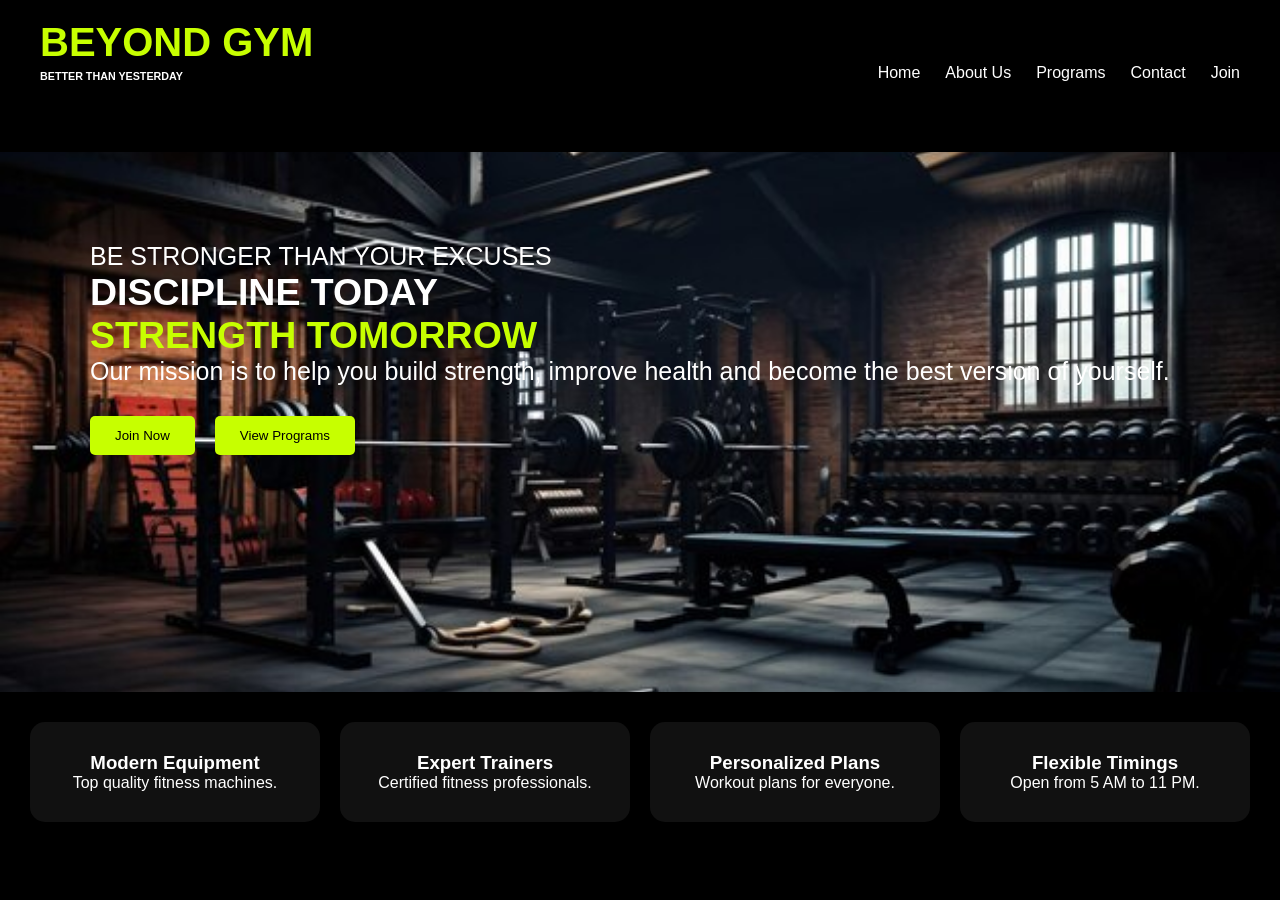
<file: index.html>
<!DOCTYPE html>
<html lang="en">
<head>
    <meta charset="UTF-8">
    <meta name="viewport" content="width=device-width, initial-scale=1.0">
    <title>Beyond Gym</title>

    <link rel="stylesheet" href="/style.css">
    <link rel="html" href="/index.html">
    <link rel="html" href="/aboutus.html">
    <link rel="html" href="/programs.html">
    <link rel="html" href="/contact.html">
    <link rel="html" href="/join.html">
</head>

<body>

    <!-- Navbar -->

    <nav class="navbar">

        <div class="logo">

            <h2>BEYOND GYM</h2>

            <h6>BETTER THAN YESTERDAY</h6>

        </div>

        <ul class="menu">

            <li><a href="/index.html">Home</a></li>

            <li><a href="/aboutus.html">About Us</a></li>

            <li><a href="/programs.html">Programs</a></li>

            <li><a href="/contact.html">Contact</a></li>

            <li><a href="/join.html">Join</a></li>

        </ul>

    </nav>

    <!-- Hero section -->
    <section class="hero-section">
        <div>
            <p>BE STRONGER THAN YOUR EXCUSES</p>

            <h1>DISCIPLINE TODAY</h1>

            <h1 class="highlight">STRENGTH TOMORROW</h1>

            <p>Our mission is to help you build strength, improve health
            and become the best version of yourself.</p>

            <div class="buttons">


                <a href="/join.html"><button class="join-btn">Join Now</button></a>

                <a href="/programs.html"><button class="view-btn">View Programs</button></a>

            </div>

            
        </div>
    </section>

    <!-- Features section -->

    <section class="feature">

        <div class="feature-box">
            <h3>Modern Equipment</h3>
            <p>Top quality fitness machines.</p>
        </div>

        <div class="feature-box">
            <h3>Expert Trainers</h3>
            <p>Certified fitness professionals.</p>
        </div>

        <div class="feature-box">
            <h3>Personalized Plans</h3>
            <p>Workout plans for everyone.</p>
        </div>

        <div class="feature-box">
            <h3>Flexible Timings</h3>
            <p>Open from 5 AM to 11 PM.</p>
        </div>

    </section>


</body>
</html>
</file>
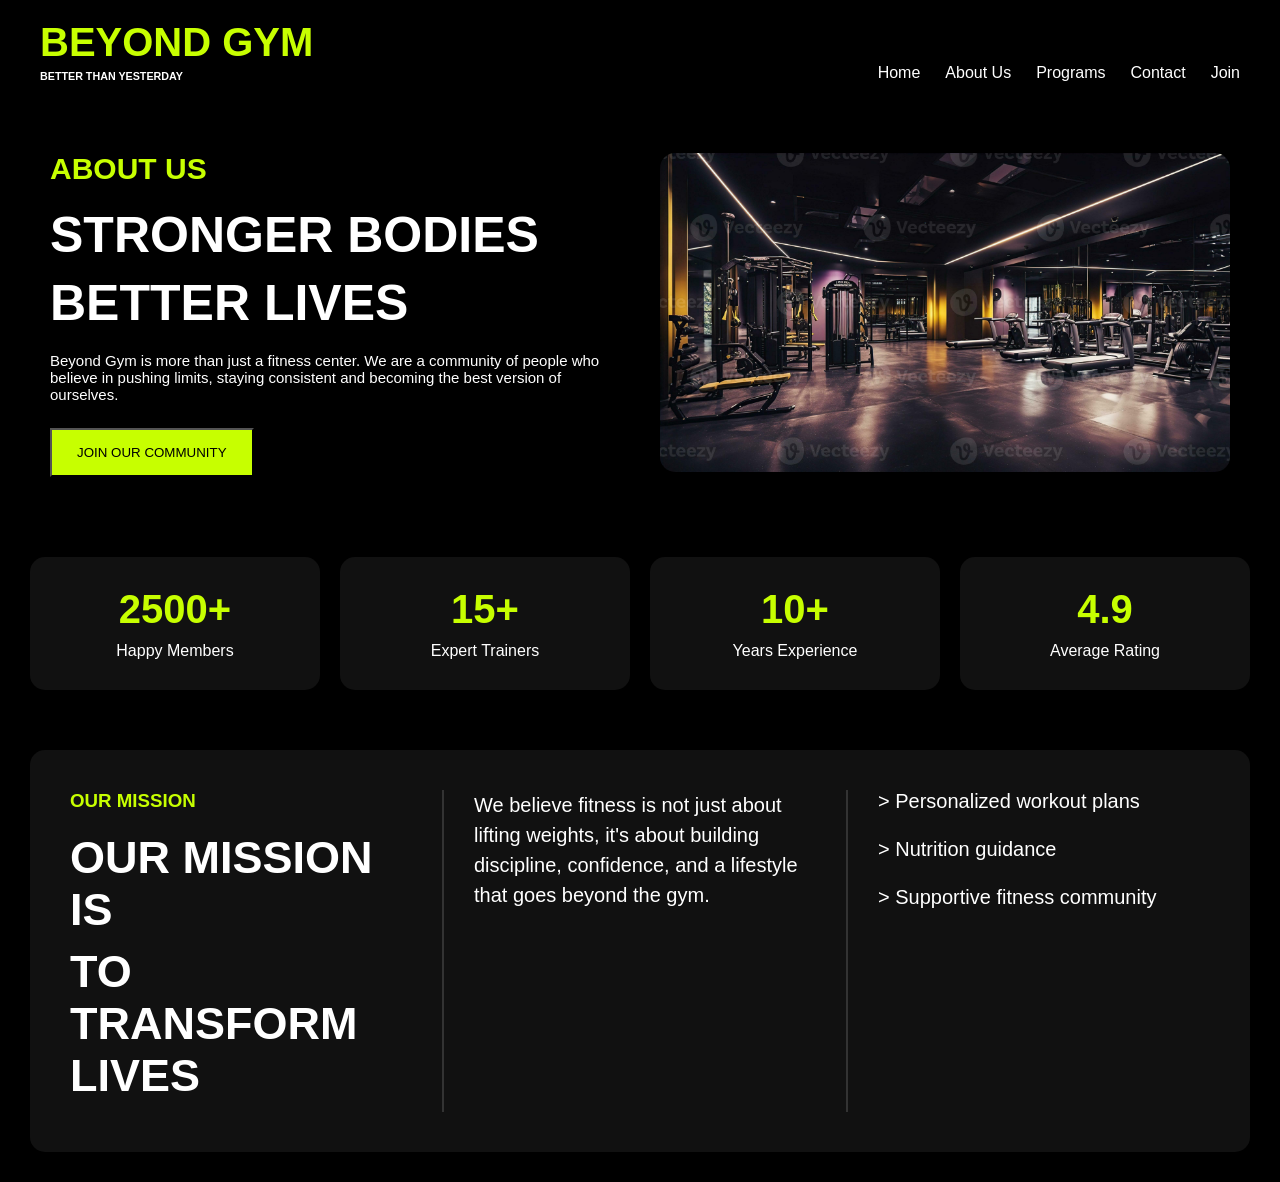
<file: aboutus.html>
<!DOCTYPE html>
<html lang="en">
<head>
    <meta charset="UTF-8">
    <meta name="viewport" content="width=device-width, initial-scale=1.0">
    <title>About Us | Beyond Gym</title>

    <link rel="stylesheet" href="style.css">
    <link rel="html" href="/index.html">
    <link rel="html" href="/aboutus.html">
    <link rel="html" href="/programs.html">
    <link rel="html" href="/contact.html">
    <link rel="html" href="/join.html">
</head>
<body>
    <!-- Navbar -->

    <nav class="navbar">

        <div class="logo">

            <h2>BEYOND GYM</h2>

            <h6>BETTER THAN YESTERDAY</h6>

        </div>

        <ul class="menu">

            <li><a href="/index.html">Home</a></li>

            <li><a href="/aboutus.html">About Us</a></li>

            <li><a href="/programs.html">Programs</a></li>

            <li><a href="/contact.html">Contact</a></li>

            <li><a href="/join.html">Join</a></li>

        </ul>

    </nav>

    <!-- About Hero Section -->

    <section class="about-hero">

        <div class="about-left">

            <p class="section-title">ABOUT US</p>

            <h1>STRONGER BODIES</h1>

            <h1>BETTER LIVES</h1>

            <p class="about-text">
                Beyond Gym is more than just a fitness center.
                We are a community of people who believe in
                pushing limits, staying consistent and becoming
                the best version of ourselves.
            </p>

            <a href="/join.html"><button class="join-community-btn">JOIN OUR COMMUNITY</button></a>

        </div>

        <div class="about-right">
            <img src="images/gym interior.jpg" alt="Gym Image">
        </div>

    </section>

    <!-- Stats Section -->

    <section class="stats-section">

        <div class="stats-card">
            <h2>2500+</h2>
            <p>Happy Members</p>
        </div>

        <div class="stats-card">
            <h2>15+</h2>
            <p>Expert Trainers</p>
        </div>

        <div class="stats-card">
            <h2>10+</h2>
            <p>Years Experience</p>
        </div>

        <div class="stats-card">
            <h2>4.9</h2>
            <p>Average Rating</p>
        </div>

    </section>

    <!--Mission section-->

    <section class="mission-section">

    <div class="mission-card">

        <div class="mission-left">

            <h3>OUR MISSION</h3>

            <h2>OUR MISSION IS</h2>

            <h2>TO TRANSFORM LIVES</h2>

        </div>

        <div class="mission-middle">

            <p>
                We believe fitness is not just about lifting
                weights, it's about building discipline,
                confidence, and a lifestyle that goes beyond
                the gym.
            </p>

        </div>

        <div class="mission-right">

            <ul>

                <li>> Personalized workout plans</li>

                <li>> Nutrition guidance</li>

                <li>> Supportive fitness community</li>

            </ul>

        </div>

    </div>

</section>

</body>
</html>
</file>
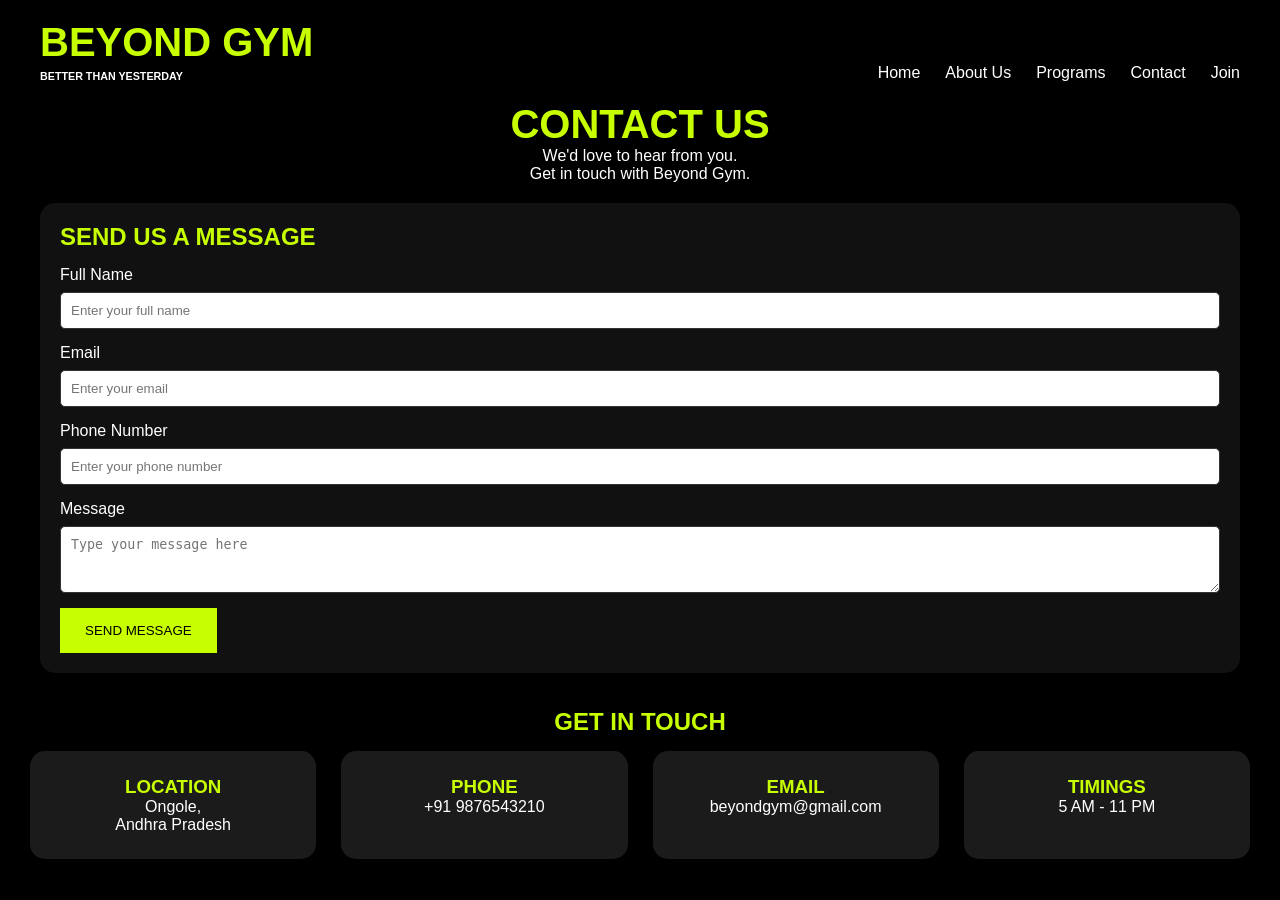
<file: contact.html>
<!DOCTYPE html>
<html lang="en">
<head>
    <meta charset="UTF-8">
    <meta name="viewport" content="width=device-width, initial-scale=1.0">
    <title>Contact Us | Beyond Gym</title>

    <link rel="stylesheet" href="/style.css">
    <link rel="html" href="/index.html">
    <link rel="html" href="/aboutus.html">
    <link rel="html" href="/programs.html">
    <link rel="html" href="/contact.html">
    <link rel="html" href="/join.html">
</head>

<body>

    <!-- Navbar -->

    <nav class="navbar">

        <div class="logo">
            <h2>BEYOND GYM</h2>
            <h6>BETTER THAN YESTERDAY</h6>
        </div>

        <ul class="menu">
            <li><a href="index.html">Home</a></li>
            <li><a href="/aboutus.html">About Us</a></li>
            <li><a href="/programs.html">Programs</a></li>
            <li><a href="contact.html">Contact</a></li>
            <li><a href="/join.html">Join</a></li>
        </ul>

    </nav>

    <!-- Contact Heading -->

    <section class="contact-header">

        <h1>CONTACT US</h1>

        <p>
            We'd love to hear from you.<br>
            Get in touch with Beyond Gym.
        </p>

    </section>

    <!-- Contact Form -->

    <section class="contact-form-section">

        <div class="contact-form-box">

            <h2>SEND US A MESSAGE</h2>

            <form>


                <div class="input-box">
                    <label>Full Name</label>
                    <input type="text" placeholder="Enter your full name">
                </div>

                <div class="input-box">
                    <label>Email</label>
                    <input type="email" placeholder="Enter your email">
                </div>

                <div class="input-box">
                    <label>Phone Number</label>
                    <input type="tel" placeholder="Enter your phone number">
                </div>

                <div class="input-box">
                    <label>Message</label>
                    <textarea rows="3"
                    placeholder="Type your message here"></textarea>
                </div>

                <button class="send-btn">
                    SEND MESSAGE
                </button>

            </form>

        </div>

    </section>

    <!-- Get In Touch -->

    <section class="touch-section">

        <h2>GET IN TOUCH</h2>

        <div class="touch-container">

            <div class="touch-card">
                <h3>LOCATION</h3>
                <p>Ongole,<br>Andhra Pradesh</p>
            </div>

            <div class="touch-card">
                <h3>PHONE</h3>
                <p>+91 9876543210</p>
            </div>

            <div class="touch-card">
                <h3>EMAIL</h3>
                <p>beyondgym@gmail.com</p>
            </div>

            <div class="touch-card">
                <h3>TIMINGS</h3>
                <p>5 AM - 11 PM</p>
            </div>

        </div>

    </section>

</body>
</html>
</file>
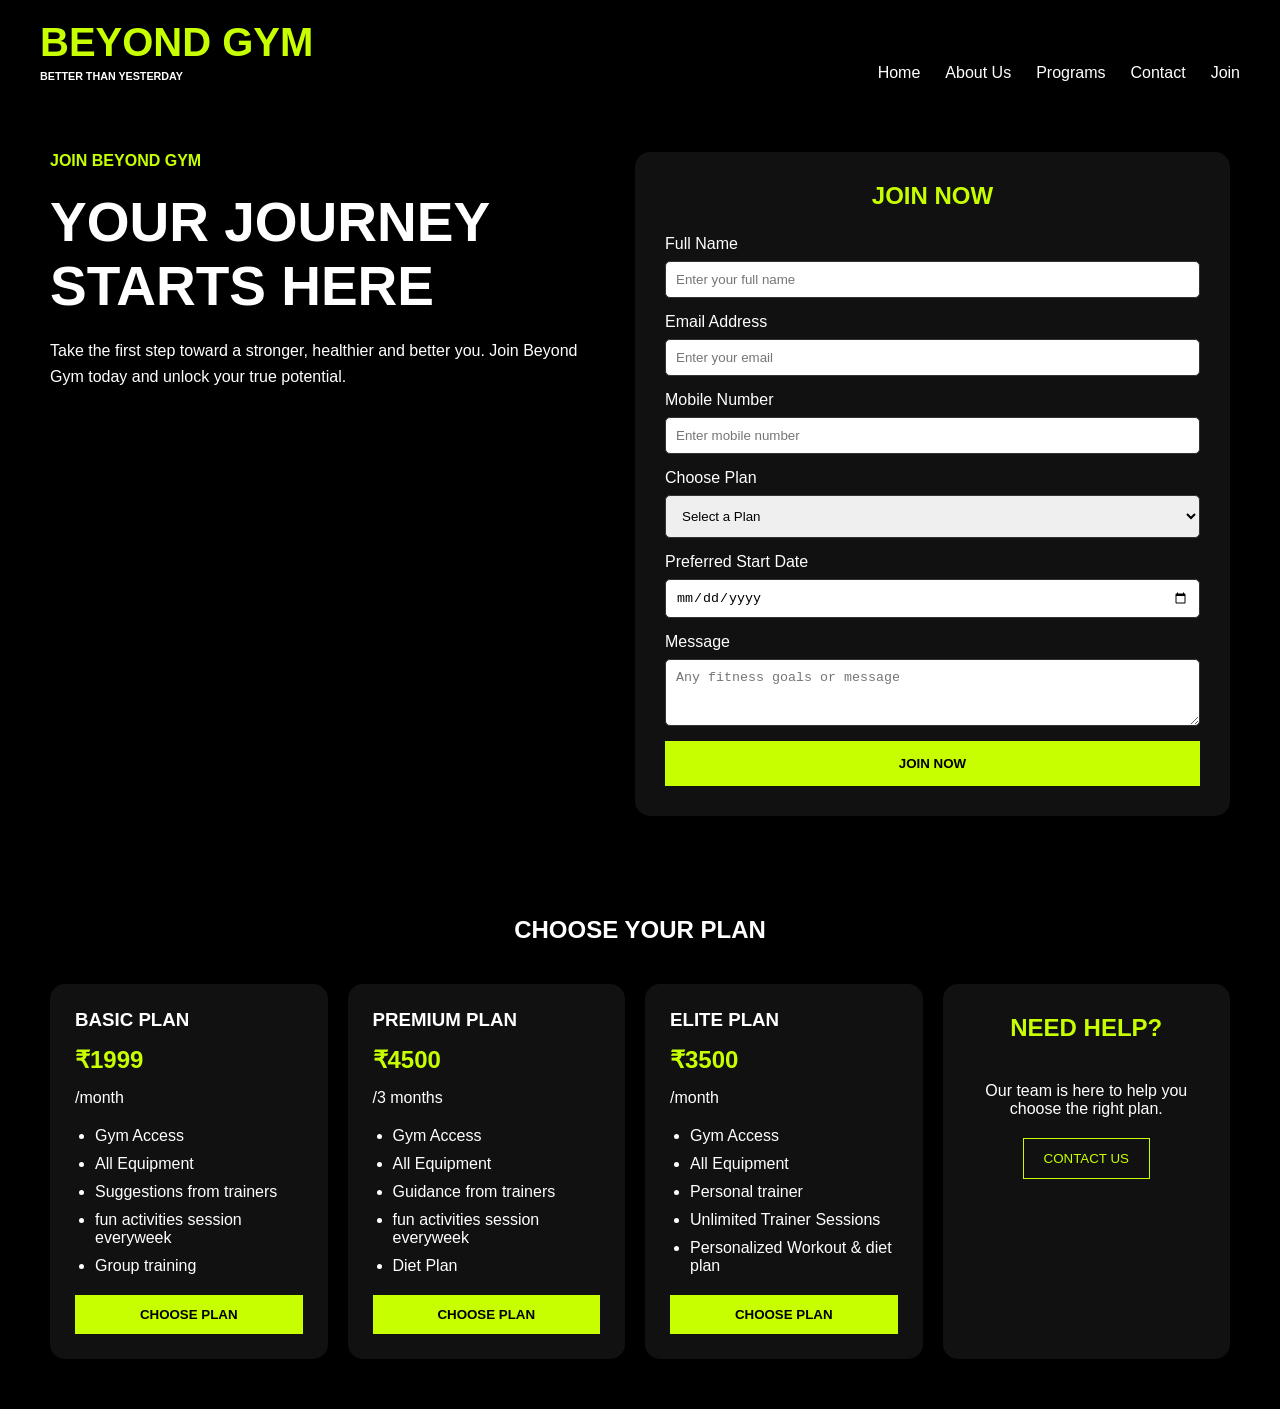
<file: join.html>
<!DOCTYPE html>
<html lang="en">
<head>
    <meta charset="UTF-8">
    <meta name="viewport" content="width=device-width, initial-scale=1.0">
    <title>Join Us | Beyond Gym</title>

    <link rel="stylesheet" href="style.css">
    <link rel="html" href="/index.html">
    <link rel="html" href="/aboutus.html">
    <link rel="html" href="/programs.html">
    <link rel="html" href="/contact.html">
    <link rel="html" href="/join.html">
</head>

<body>

    <!-- Navbar -->

    <nav class="navbar">

        <div class="logo">
            <h2>BEYOND GYM</h2>
            <h6>BETTER THAN YESTERDAY</h6>
        </div>

        <ul class="menu">
            <li><a href="index.html">Home</a></li>
            <li><a href="aboutus.html">About Us</a></li>
            <li><a href="programs.html">Programs</a></li>
            <li><a href="contact.html">Contact</a></li>
            <li><a href="join.html">Join</a></li>
        </ul>

    </nav>

    <!-- Join Hero Section -->

    <section class="join-section">

        <div class="join-left">

            <p class="join-tag">
                JOIN BEYOND GYM
            </p>

            <h1>
                YOUR JOURNEY
            </h1>

            <h1 class="highlight">
                STARTS HERE
            </h1>

            <p class="join-text">
                Take the first step toward a stronger, healthier and better you.
                Join Beyond Gym today and unlock your true potential.
            </p>

        </div>

        <!-- Join Form -->

        <div class="join-form-box">

            <h2>JOIN NOW</h2>

            <form>

                <div class="input-box">
                    <label>Full Name</label>
                    <input type="text" placeholder="Enter your full name">
                </div>

                <div class="input-box">
                    <label>Email Address</label>
                    <input type="email" placeholder="Enter your email">
                </div>

                <div class="input-box">
                    <label>Mobile Number</label>
                    <input type="tel" placeholder="Enter mobile number">
                </div>

                <div class="input-box">
                    <label>Choose Plan</label>

                    <select>
                        <option>Select a Plan</option>
                        <option>Basic Plan</option>
                        <option>Premium Plan</option>
                        <option>Elite Plan</option>
                    </select>
                </div>

                <div class="input-box">
                    <label>Preferred Start Date</label>
                    <input type="date">
                </div>

                <div class="input-box">
                    <label>Message</label>
                    <textarea rows="3"
                    placeholder="Any fitness goals or message"></textarea>
                </div>

                <button class="join-submit-btn">
                    JOIN NOW
                </button>

            </form>

        </div>

    </section>

    <!-- Membership Plans -->

    <section class="membership-section">

        <h2 class="highlight">CHOOSE YOUR PLAN</h2>

        <div class="plan-container">

            <div class="plan-card">

                <h3>BASIC PLAN</h3>

                <h1>₹1999</h1>

                <p>/month</p>

                <ul>
                    <li>Gym Access</li>
                    <li>All Equipment</li>
                    <li>Suggestions from trainers</li>
                    <li>fun activities session everyweek</li>
                    <li>Group training</li>
                </ul>

                <button>CHOOSE PLAN</button>

            </div>

            <div class="plan-card premium">

                <h3>PREMIUM PLAN</h3>

                <h1>₹4500</h1>

                <p>/3 months</p>

                <ul>
                    <li>Gym Access</li>
                    <li>All Equipment</li>
                    <li>Guidance from trainers</li>
                    <li>fun activities session everyweek</li>
                    <li>Diet Plan</li>
                </ul>

                <button>CHOOSE PLAN</button>

            </div>

            <div class="plan-card">

                <h3>ELITE PLAN</h3>

                <h1>₹3500</h1>

                <p>/month</p>

                <ul>
                    <li>Gym Access</li>
                    <li>All Equipment</li>
                    <li>Personal trainer</li>
                    <li>Unlimited Trainer Sessions</li>
                    <li>Personalized Workout & diet plan</li>
                </ul>

                <button>CHOOSE PLAN</button>

            </div>

            <div class="help-card">

                <h2>NEED HELP?</h2>

                <p>
                    Our team is here to help you choose
                    the right plan.
                </p>

                <a href="contact.html"><button class="contact-submit-btn">CONTACT US</button></a>

            </div>

        </div>

    </section>

</body>
</html>
</file>
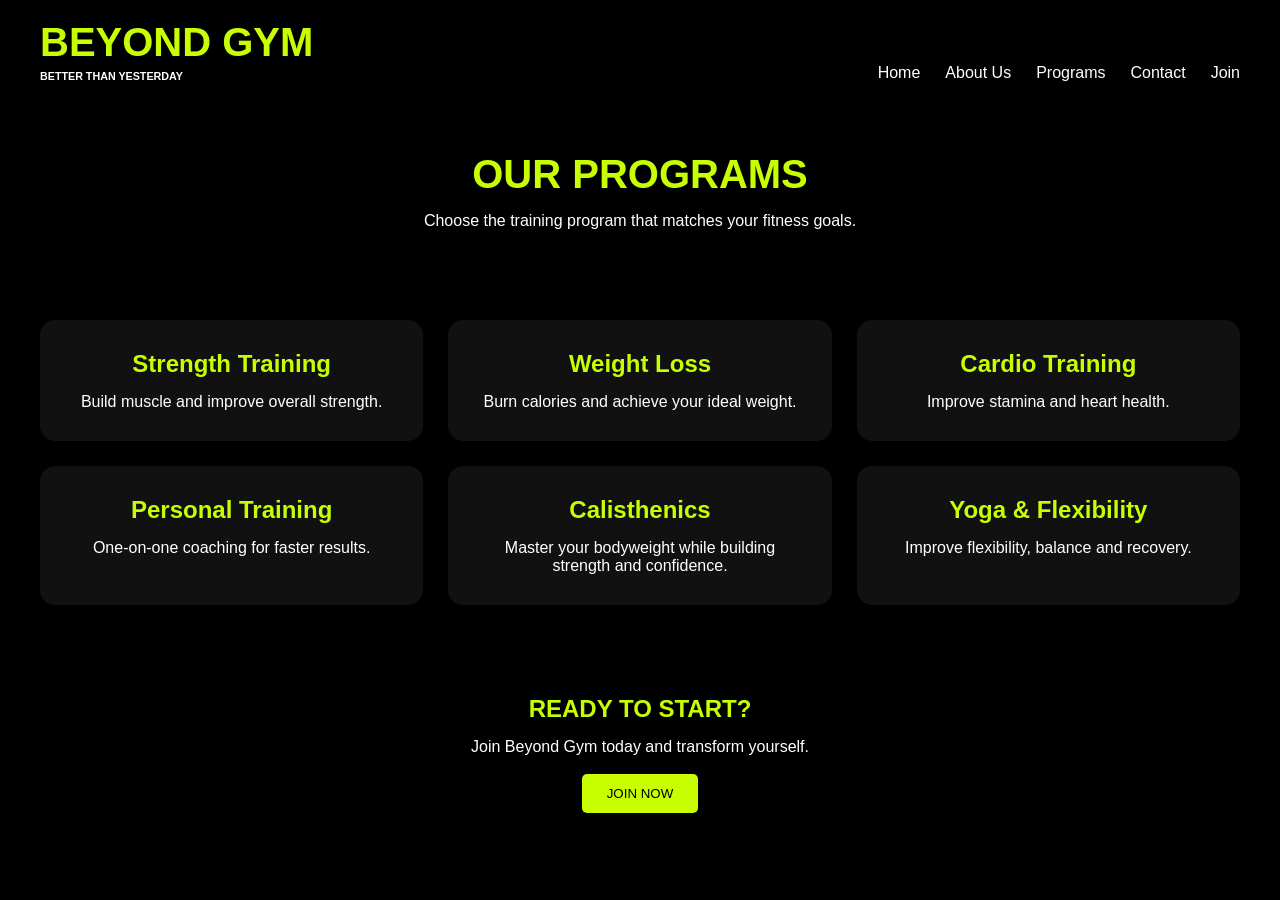
<file: programs.html>
<!DOCTYPE html>
<html lang="en">
<head>
    <meta charset="UTF-8">
    <meta name="viewport" content="width=device-width, initial-scale=1.0">
    <title>Programs | Beyond Gym</title>

    <link rel="stylesheet" href="style.css">
    <link rel="html" href="/index.html">
    <link rel="html" href="/aboutus.html">
    <link rel="html" href="/programs.html">
    <link rel="html" href="/contact.html">
    <link rel="html" href="/join.html">
</head>

<body>

    <!-- Navbar -->

    <nav class="navbar">

        <div class="logo">
            <h2>BEYOND GYM</h2>
            <h6>BETTER THAN YESTERDAY</h6>
        </div>

        <ul class="menu">
            <li><a href="index.html">Home</a></li>
            <li><a href="aboutus.html">About Us</a></li>
            <li><a href="programs.html">Programs</a></li>
            <li><a href="contact.html">Contact</a></li>
            <li><a href="join.html">Join</a></li>
        </ul>

    </nav>

    <!-- Programs Heading -->

    <section class="program-header">

        <h1>OUR PROGRAMS</h1>

        <p>Choose the training program that matches your fitness goals.</p>

    </section>

    <!-- Programs Cards -->

    <section class="programs">

        <div class="program-card">
            <h2>Strength Training</h2>
            <p>Build muscle and improve overall strength.</p>
        </div>

        <div class="program-card">
            <h2>Weight Loss</h2>
            <p>Burn calories and achieve your ideal weight.</p>
        </div>

        <div class="program-card">
            <h2>Cardio Training</h2>
            <p>Improve stamina and heart health.</p>
        </div>

        <div class="program-card">
            <h2>Personal Training</h2>
            <p>One-on-one coaching for faster results.</p>
        </div>

        <div class="program-card">
            <h2>Calisthenics</h2>
            <p>Master your bodyweight while building strength and confidence.</p>
        </div>

        <div class="program-card">
            <h2>Yoga & Flexibility</h2>
            <p>Improve flexibility, balance and recovery.</p>
        </div>

    </section>

    <!-- Footer section -->

    <section class="program-fs">

        <h2>READY TO START?</h2>

        <p>
            Join Beyond Gym today and transform yourself.
        </p><br>

        <a href="/join.html">
            <button class="join-btn">
                JOIN NOW
            </button>
        </a>

    </section>

</body>
</html>
</file>
<file: style.css>
*{
    margin: 0;
    padding: 0;
    box-sizing: border-box;
}
body{
    font-family: Arial, Helvetica, sans-serif;
    background-color: black;
    margin: 0;
}

/* Navbar */
.navbar{
    display: flex;
    justify-content: space-between;
    align-items: flex-end;
    padding: 20px 40px;
    background-color: black;
}

.logo h2{
    color: #c7ff00;
    margin-bottom: 5px;
    font-size: 40px;
}

.logo h6{
    color: white;
    margin-top: 0;
}

.menu{
    display: flex;
    gap: 25px;
    list-style: none;
}

.menu a{
    text-decoration: none;
    color: white;
}

.menu a:hover{
    color: #c7ff00;
    transition: 0.5s;
}

/* Hero Section */
.hero-section{
    background-image: url("/images/gym\ interior\ 2.jpg");
    background-size: cover;
    background-position: center;
    background-repeat: no-repeat;

    color: white;
    min-height: 60vh;
    padding: 90px;
    margin-top: 50px;
    font-size: 25px;
}

.highlight{
    color: #c7ff00;
}

/* Buttons */
.buttons{
    display: flex;
    gap: 20px;
    margin-top: 30px;
}

.join-btn,
.view-btn{
    background-color: #c7ff00;
    color: black;
    padding: 12px 25px;
    border: none;
    cursor: pointer;
    border-radius: 5px;
    transition: 0.5s;
}

.join-btn:hover,
.view-btn:hover{
    transform: translateY(-5px);
}

/* Feature Section */
.feature{
    display: flex;
    gap: 20px;
    padding: 30px;
    background-color: black;
}

.feature-box{
    flex: 1;
    background-color: #111;
    color: white;
    padding: 30px;
    border-radius: 15px;
    text-align: center;
    transition: 0.5s;
}

.feature-box:hover{
    transform: translateY(-10px);
    border: 2px solid #c7ff00;
}


/* About us page info */
.about-hero{
    display: flex;
    gap: 40px;
    padding: 50px;
    background-color: black;
    color: white;
    align-items: center;
}

.about-left{
    flex: 1;
}

.about-right{
    flex: 1;
}

.about-right img{
    width: 100%;
    border-radius: 15px;
}

.section-title{
    color: #c7ff00;
    font-size: 30px;
    font-weight: bold;
    margin-bottom: 20px;
}

.about-left h1{
    font-size: 50px;
    margin-bottom: 10px;
}

.about-text{
    margin-top: 20px;
    font-size: 15px;
}

/* STATS SECTION */
.stats-section{
    display: flex;
    gap: 20px;
    padding: 30px;
    background-color: black;
}

.stats-card{
    flex: 1;
    background-color: #111;
    color: white;
    text-align: center;
    padding: 30px;
    border-radius: 15px;
    transition: 0.5s;
}

.stats-card h2{
    color: #c7ff00;
    font-size: 40px;
    margin-bottom: 10px;
}

.stats-card:hover{
    transform: translateY(-10px);
    border: 2px solid #c7ff00;
}

/* MISSION SECTION */
.mission-section{
    background-color: black;
    padding: 30px;
}

.mission-card{
    display: flex;
    gap: 40px;
    background-color: #111;
    padding: 40px;
    border-radius: 15px;
    color: white;
}

.mission-left{
    flex: 1;
}

.mission-middle{
    flex: 1;
    border-left: 2px solid #333;
    padding-left: 30px;
}

.mission-right{
    flex: 1;
    border-left: 2px solid #333;
    padding-left: 30px;
}

.mission-left h3{
    color: #c7ff00;
    margin-bottom: 20px;
}

.mission-left h2{
    font-size: 45px;
    margin-bottom: 10px;
}

.mission-middle p{
    line-height: 1.5;
    font-size: 20px;
}

.mission-right ul{
    list-style: none;
}

.mission-right li{
    margin-bottom: 25px;
    font-size: 20px;
}

/* BUTTON */

.join-community-btn{
    background-color: #c7ff00;
    color: black;
    padding: 15px 25px;
    margin-top: 25px;
    transition: 0.5s;
}
    

.join-community-btn:hover{
    transform: translateY(-5px);
}






/* Programs page info*/
.program-header{
    background-color: black;
    text-align: center;
    padding: 50px;
    color: white;
}

.program-header h1{
    color: #c7ff00;
    font-size: 40px;
    margin-bottom: 15px;
}

.programs{
    background-color: black;
    display: flex;
    flex-wrap: wrap;
    gap: 25px;
    padding: 40px;
}

.program-card{
    flex: 1 1 300px;
    background-color:#111;
    color: white;
    padding: 30px;
    border-radius: 15px;
    text-align: center;
    transition: 0.5s;
}

.program-card:hover{
    transform: translateY(-10px);
    border: 2px solid #c7ff00;
}

.program-card h2{
    color: #c7ff00;
    margin-bottom: 15px;
}

.program-fs{
    background-color: black;
    text-align: center;
    padding: 50px;
    color: white;
}

.program-fs h2{
    color: #c7ff00;
    margin-bottom: 15px;
}







/* Join Page info */

.join-section{
    background-color: black;
    padding: 50px;
    display: flex;
    gap: 50px;
}

.join-left{
    flex: 1;
}

.join-tag{
    color: #c7ff00;
    font-weight: bold;
    margin-bottom: 20px;
}

.join-left h1{
    color: white;
    font-size: 55px;
}

.join-text{
    color: white;
    margin-top: 20px;
    line-height: 1.6;
}


/* FORM */

.join-form-box{
    flex: 1;
    background-color: #111;
    padding: 30px;
    border-radius: 15px;
}

.join-form-box h2{
    text-align: center;
    color: #c7ff00;
    margin-bottom: 25px;
}

.join-form-box label{
    color: white;
    margin-bottom: 5px;
}

.join-form-box input,
.join-form-box textarea,
.join-form-box select{
    width: 100%;
    padding: 12px;
    margin-bottom: 15px;
    border-radius: 5px;
    border: 1px solid #333;
}

.join-submit-btn{
    width: 100%;
    background-color: #c7ff00;
    color: black;
    border: none;
    padding: 15px;
    cursor: pointer;
    font-weight: bold;
    transition: 0.5s;
}

.join-submit-btn:hover{
    transform: translateY(-5px);
}

/* MEMBERSHIP SECTION */

.membership-section{
    background-color: black;
    padding: 50px;
}

.membership-section h2{
    text-align: center;
    color: white;
    margin-bottom: 40px;
}

.plan-container{
    display: flex;
    gap: 20px;
}

.plan-card{
    flex: 1;
    background-color: #111;
    color: white;
    padding: 25px;
    border-radius: 15px;
    transition: 0.5s;
}

.plan-card:hover{
    transform: translateY(-5px);
    border: 2px solid #c7ff00;
}

.plan-card h1{
    color: #c7ff00;
    margin: 15px 0px;
}

.plan-card ul{
    margin: 20px 0px;
    padding-left: 20px;
}

.plan-card li{
    margin-bottom: 10px;
}

.plan-card button{
    width: 100%;
    padding: 12px;
    background-color: #c7ff00;
    border: none;
    cursor: pointer;
    font-weight: bold;
}

.help-card{
    flex: 1;
    background-color: #111;
    color: white;
    text-align: center;
    padding: 30px;
    border-radius: 15px;
}

.help-card h2{
    color: #c7ff00;
}

.help-card button{
    margin-top: 20px;
    padding: 12px 20px;
    background-color: transparent;
    border: 1px solid #c7ff00;
    color: #c7ff00;
    cursor: pointer;
}

.contact-submit-btn{
    margin-top: 20px;
    padding: 12px 20px;
    background-color: transparent;
    border: 1px solid #c7ff00;
    color: #c7ff00;
    cursor: pointer;
    transition: 0.5s;
}
.contact-submit-btn:hover{
    background-color: #c7ff00;
    color: black;
    transform: translateY(-5px);
}








/* Contact page info*/
.contact-header{
    background-color: black;
    color: white;
    text-align: center;
}

.contact-header h1{
    color: #c7ff00;
    font-size: 40px;
}

.contact-form-section{
    background-color: black;
    padding: 20px 40px;
}

.contact-form-box{
    background-color: #111;
    border-radius: 15px;
    padding: 20px;
}

.contact-form-box h2{
    color: #c7ff00;
    margin-bottom: 15px;
}


.input-box{
    display: flex;
    flex-direction: column;
    flex: 1;
}

.input-box label{
    color: white;
    margin-bottom: 8px;
}

.input-box input,
.input-box textarea{
    padding: 10px;
    border: 1px solid #333;
    border-radius: 5px;
    margin-bottom: 15px;
}

.send-btn{
    background-color: #c7ff00;
    color: black;
    border: none;
    padding: 15px 25px;
    cursor: pointer;
    transition: 0.5s;
}

.send-btn:hover{
    transform: translateY(-5px);
    background-color: white;
}

/* GET IN TOUCH */
.touch-section{
    background-color: black;
    padding: 15px;
}

.touch-section h2{
    color: #c7ff00;
    text-align: center;
}

.touch-container{
    display: flex;
    gap: 25px;
    padding: 15px;
}

.touch-card{
    flex: 1;
    background-color: #1b1b1b;
    color: white;
    text-align: center;
    padding: 25px;
    border-radius: 15px;
    transition: 0.5s;
}

.touch-card:hover{
    transform: translateY(-10px);
    border: 1px solid #c7ff00;
}

.touch-card h3{
    color: #c7ff00;
}


/* Media Queries*/

/* Mobile view */
@media (max-width:767px){

    .navbar{
        flex-direction: column;
        align-items: center;
        text-align: center;
    }

    .menu{
        flex-direction: column;
        gap: 15px;
        margin-top: 20px;
        width: 100%;
        align-items: center;
    }

    .hero-section{
        padding: 60px 20px;
        font-size: 18px;
        text-align: center;
        min-height: auto;
    }

    .hero-section h1{
        font-size: 35px;
    }

    .buttons{
        flex-direction: column;
        align-items: center;
    }

    .feature,
    .about-hero,
    .stats-section,
    .join-section,
    .touch-container,
    .plan-container,
    .mission-card{
        flex-direction: column;
    }

    .mission-middle,
    .mission-right{
        border-left: none;
        border-top: 2px solid #333;
        padding-left: 0;
        padding-top: 20px;
    }

    .programs{
        flex-direction: column;
    }

    .program-card{
        flex: 1 1 100%;
    }

    .join-form-box{
        width: 100%;
    }

    .plan-card,
    .help-card{
        width: 100%;
    }

    .about-left h1,
    .join-left h1,
    .mission-left h2{
        font-size: 32px;
    }
}


/* Tablet view */
@media (min-width:768px) and (max-width:1023px){

    .about-hero,
    .join-section{
        flex-direction: column;
    }

    .feature,
    .stats-section,
    .touch-container,
    .plan-container{
        flex-wrap: wrap;
    }

    .feature-box,
    .stats-card,
    .touch-card,
    .plan-card{
        flex: 1 1 45%;
    }

    .help-card{
        flex: 1 1 100%;
    }

    .mission-card{
        flex-direction: column;
    }

    .mission-middle,
    .mission-right{
        border-left: none;
        border-top: 2px solid #333;
        padding-left: 0;
        padding-top: 20px;
    }
}


/* Laptop view */
@media (min-width:1024px) and (max-width:1279px){

    .hero-section{
        font-size: 22px;
    }

    .hero-section h1{
        font-size: 60px;
    }
}
</file>
